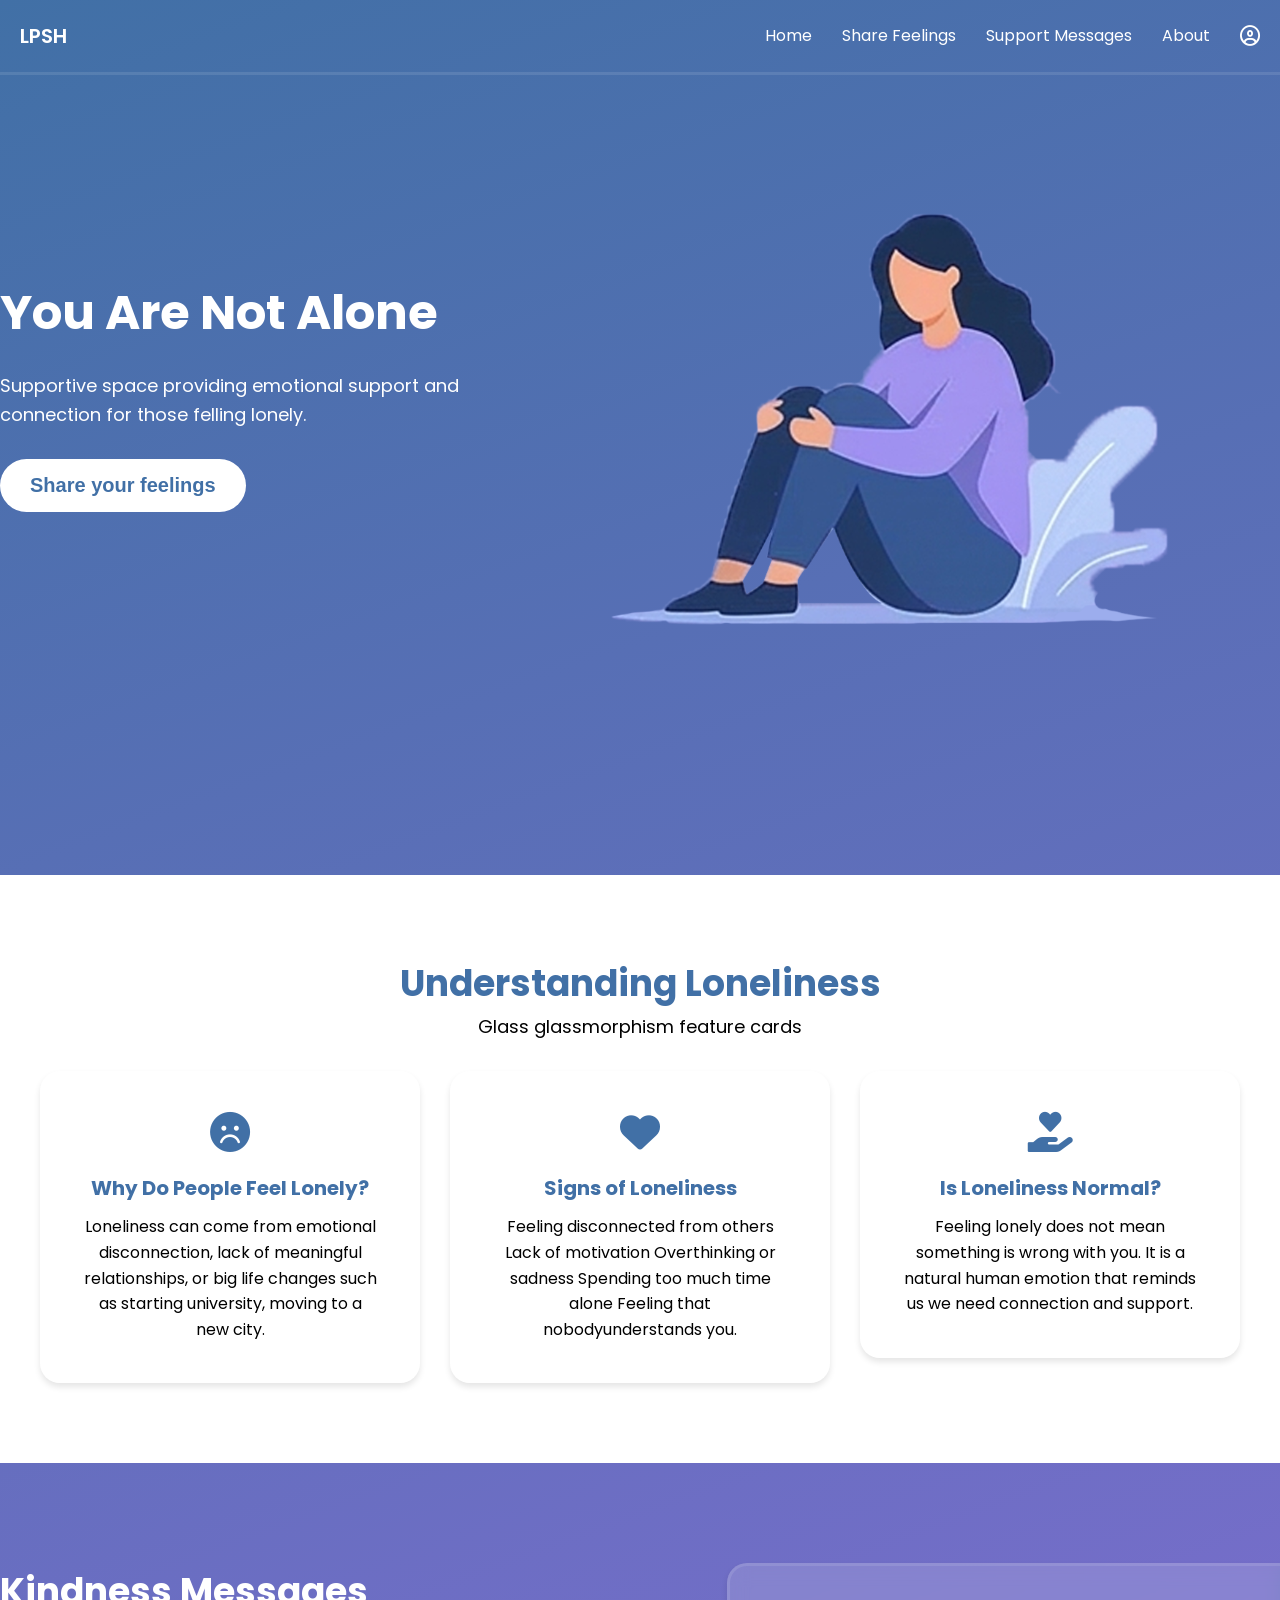
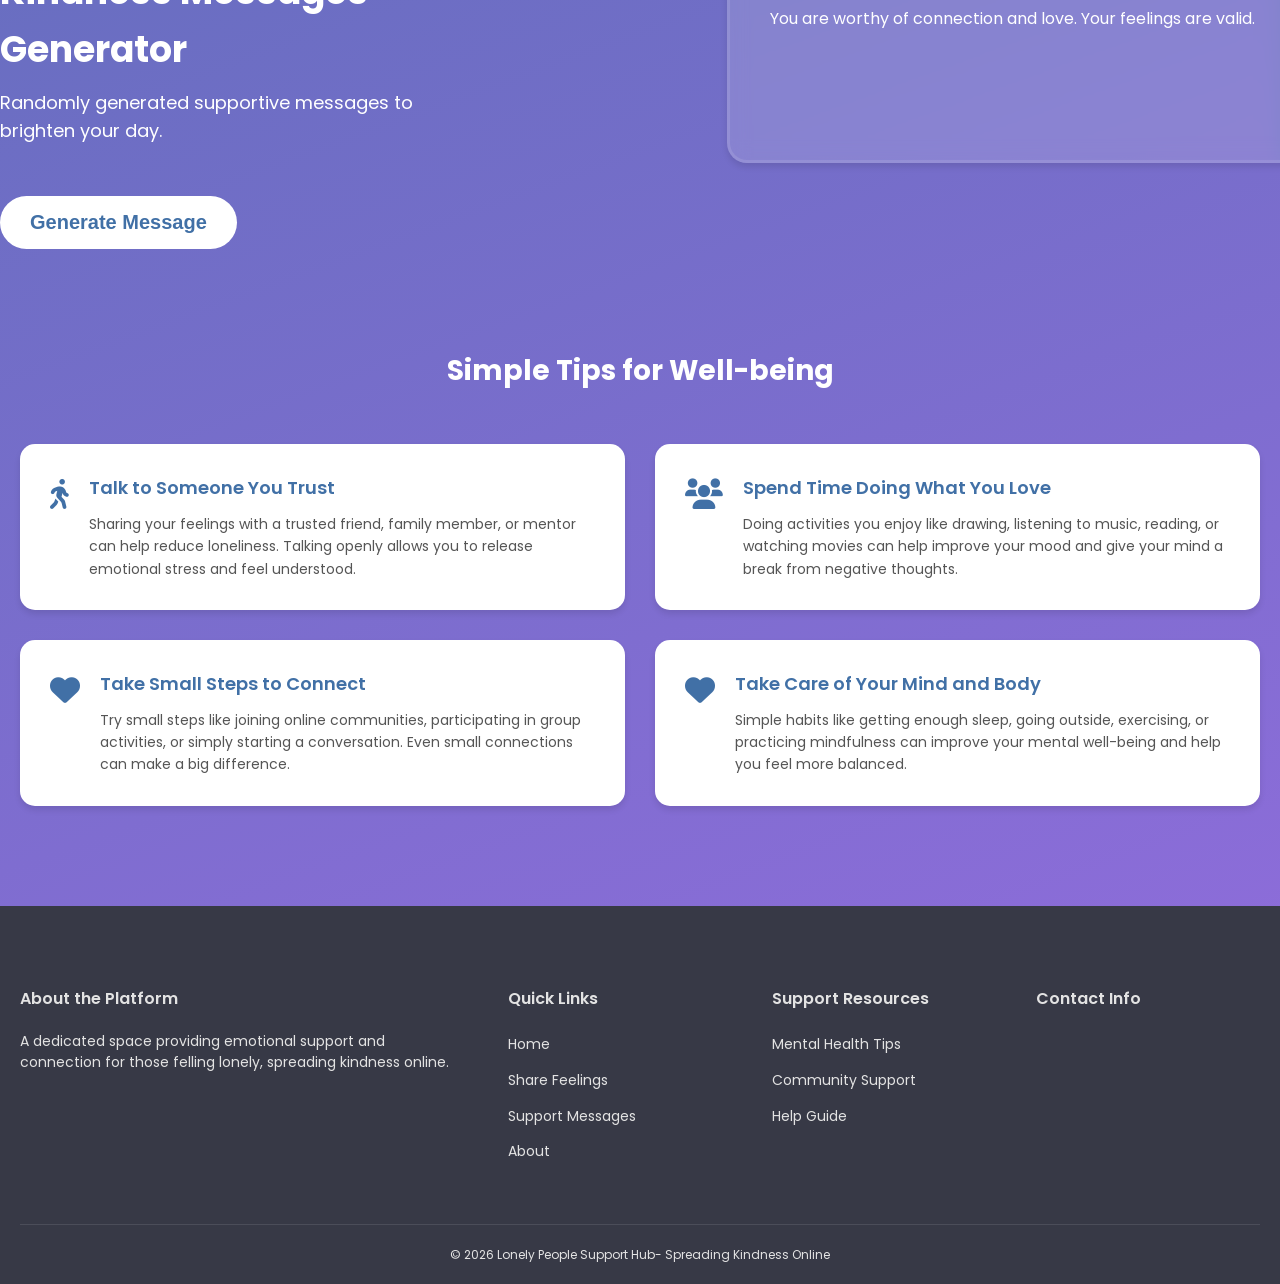
<file: index.html>
<!DOCTYPE html>
<html lang="en">
<head>
    <meta charset="UTF-8">
    <meta name="viewport" content="width=device-width, initial-scale=1.0">
    <title>LPSH</title>

    <link rel="preconnect" href="https://fonts.googleapis.com">
<link rel="preconnect" href="https://fonts.gstatic.com" crossorigin>
<link href="https://fonts.googleapis.com/css2?family=Inter:ital,opsz,wght@0,14..32,100..900;1,14..32,100..900&family=Oswald:wght@200..700&family=Plus+Jakarta+Sans:ital,wght@0,200..800;1,200..800&family=Poppins:ital,wght@0,100;0,200;0,300;0,400;0,500;0,600;0,700;0,800;0,900;1,100;1,200;1,300;1,400;1,500;1,600;1,700;1,800;1,900&family=Roboto:ital,wght@0,100..900;1,100..900&display=swap" rel="stylesheet">

<link rel="stylesheet" href="https://cdnjs.cloudflare.com/ajax/libs/font-awesome/6.0.0/css/all.min.css">

<link rel="stylesheet" href="style.css">


<body>

    <header>
         <div class="header-section">
                <div class="logo">
                    <span class="logo-text">LPSH</span>
                </div>
                <nav>
                    <ul>
                        <li><a href="index.html">Home</a></li>
                        <li><a href="share_feelings.html">Share Feelings</a></li>
                        <li><a href="support_messages.html">Support Messages</a></li>
                        <li><a href="about.html">About</a></li>
                        <li class="profile-icon"><a href="#"><i class="far fa-user-circle"></i></a></li>
                    </ul>
                </nav>
         </div>
    </header>  
    
    <section class="banner">
        <div class="bannenr-section">
            <div class="banner-content">
                    <div class="banner-text">
                        <h1>You Are Not Alone</h1>
                        <p>Supportive space providing emotional support and <br> connection for those felling lonely.</p>
                        <button class="btn-banner"> <a href="share_feelings.html">Share your feelings</a></button>
                    </div>
                    <div class="banner-image"></div>
            </div>
        </div>               
    </section>

    <section class="understanding">
         <div class="understanding-container">
            <div>
                <h2>Understanding Loneliness</h2>
                <p class="subtitle">Glass glassmorphism feature cards</p>
                <div class="Message">
                    <div class="Message-box">
                        <div class="info">
                            <i class="fas fa-frown card-icon"></i>
                            <h3>Why Do People Feel Lonely?</h3>
                            <p>Loneliness can come from emotional disconnection, lack of meaningful relationships, or big life changes such as starting university, moving to a new city.</p>
                        </div>
                    </div>
                    <div class="Message-box">
                        <div class="info">
                            <i class="fas fa-heart card-icon"></i>
                            <h3>Signs of Loneliness</h3>
                            <p>Feeling disconnected from others Lack of motivation Overthinking or sadness Spending too much time alone Feeling that nobodyunderstands you.</p>
                        </div>
                    </div>
                    <div class="Message-box">
                        <div class="info">
                            <i class="fas fa-hand-holding-heart card-icon"></i>
                            <h3>Is Loneliness Normal?</h3>
                            <p>Feeling lonely does not mean something is wrong with you. It is a natural human emotion that reminds us we need connection and support.</p>
                        </div>
                    </div>
                </div>
            </div>
        </div>
    </section>

    <section class="kidness">
        <div class="kidness-cintainer">   
                <div class="kidness-massage-generator">
                    <div>
                        <h2>Kindness Messages Generator</h2>
                        <p class="subtitle">Randomly generated supportive messages to brighten your day.</p>
                        <button class="btn-kidness"><a href="#">Generate Message</a></button>
                    </div>
                </div>
                <div class="kidness-massage-box">
                    <div class="Message-text">
                        You are worthy of connection and love. Your feelings are valid.
                    </div>
                </div>   
        </div>                 
    </section>

    <section class="Simple-Tips">
            <div class="Tips-container">
                <h2>Simple Tips for Well-being</h2>
                <div class="tips-grid">
                    <div class="tip-card">
                        <i class="fas fa-walking tip-icon"></i>
                        <div class="tip-content">
                            <h3>Talk to Someone You Trust</h3>
                            <p>Sharing your feelings with a trusted friend, family member, or mentor can help reduce loneliness. Talking openly allows you to release emotional stress and feel understood.</p>
                        </div>
                    </div>
                    <div class="tip-card">
                        <i class="fas fa-users tip-icon"></i>
                        <div class="tip-content">
                            <h3> Spend Time Doing What You Love</h3>
                            <p>Doing activities you enjoy like drawing, listening to music, reading, or watching movies can help improve your mood and give your mind a break from negative thoughts.</p>
                        </div>
                    </div>
                    <div class="tip-card">
                        <i class="fas fa-heart tip-icon"></i>
                        <div class="tip-content">
                            <h3>Take Small Steps to Connect</h3>
                            <p>Try small steps like joining online communities, participating in group activities, or simply starting a conversation. Even small connections can make a big difference.</p>
                        </div>
                    </div>
                     <div class="tip-card">
                        <i class="fas fa-heart tip-icon"></i>
                        <div class="tip-content">
                            <h3>Take Care of Your Mind and Body</h3>
                            <p>Simple habits like getting enough sleep, going outside, exercising, or practicing mindfulness can improve your mental well-being and help you feel more balanced.</p>
                        </div>
                    </div>
                </div>
            </div> 
 
    </section>

        <footer>
        <div class="footer-container">
            <div class="footer-sections">
                <div class="footer-col footer-about">
                    <h4>About the Platform</h4>
                    <p>A dedicated space providing emotional support and connection for those felling lonely, spreading kindness online.</p>
                </div>
                <div class="footer-col footer-links">
                    <h4>Quick Links</h4>
                    <ul>
                        <li><a href="#">Home</a></li>
                        <li><a href="#">Share Feelings</a></li>
                        <li><a href="#">Support Messages</a></li>
                        <li><a href="#">About</a></li>
                    </ul>
                </div>
                <div class="footer-col footer-resources">
                    <h4>Support Resources</h4>
                    <ul>
                        <li><a href="#">Mental Health Tips</a></li>
                        <li><a href="#">Community Support</a></li>
                        <li><a href="#">Help Guide</a></li>
                    </ul>
                </div>
                <div class="footer-col footer-contact">
                    <h4>Contact Info</h4>
                </div>
            </div>
            <div class="footer-bottom">
                <p>&copy; 2026 Lonely People Support Hub- Spreading Kindness Online</p>
            </div>
        </div>
    </footer>
    



</body>





</html>
</file>
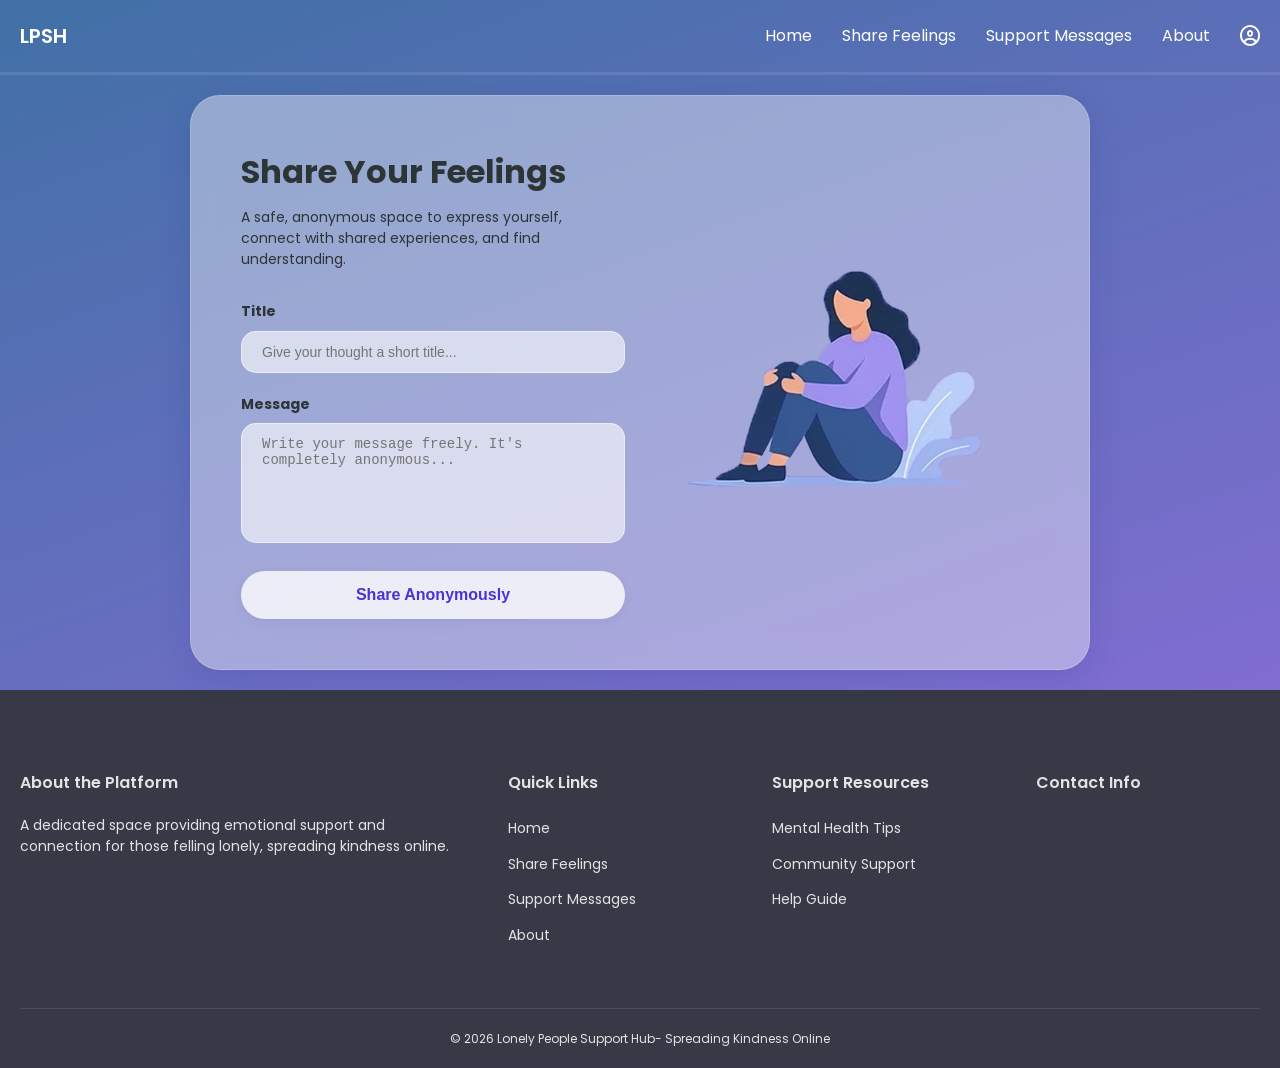
<file: share_feelings.html>
<!DOCTYPE html>
<html lang="en">
<head>
    <meta charset="UTF-8">
    <meta name="viewport" content="width=device-width, initial-scale=1.0">
    <title>Document</title>

    <link rel="preconnect" href="https://fonts.googleapis.com">
<link rel="preconnect" href="https://fonts.gstatic.com" crossorigin>
<link href="https://fonts.googleapis.com/css2?family=Inter:ital,opsz,wght@0,14..32,100..900;1,14..32,100..900&family=Oswald:wght@200..700&family=Plus+Jakarta+Sans:ital,wght@0,200..800;1,200..800&family=Poppins:ital,wght@0,100;0,200;0,300;0,400;0,500;0,600;0,700;0,800;0,900;1,100;1,200;1,300;1,400;1,500;1,600;1,700;1,800;1,900&family=Roboto:ital,wght@0,100..900;1,100..900&display=swap" rel="stylesheet">

<link rel="stylesheet" href="https://cdnjs.cloudflare.com/ajax/libs/font-awesome/6.0.0/css/all.min.css">

<link rel="stylesheet" href="style.css">


<body>

    <header>
         <div class="header-section">
                <div class="logo">
                    <span class="logo-text">LPSH</span>
                </div>
                <nav>
                    <ul>
                        <li><a href="index.html">Home</a></li>
                        <li><a href="share_feelings.html">Share Feelings</a></li>
                        <li><a href="support_messages.html">Support Messages</a></li>
                        <li><a href="#">About</a></li>
                        <li class="profile-icon"><a href="#"><i class="far fa-user-circle"></i></a></li>
                    </ul>
                </nav>
         </div>
    </header>  
    <div class="background">
        <div class="card">
            <div class="content">
                <h1>Share Your Feelings</h1>
                <p class="subtitle-from">A safe, anonymous space to express yourself, connect with shared experiences, and find understanding.</p>

                <form>
                    <div class="input-group">
                        <label>Title</label>
                        <input type="text" placeholder="Give your thought a short title...">
                    </div>

                    <div class="input-group">
                        <label>Message</label>
                        <textarea placeholder="Write your message freely. It's completely anonymous..."></textarea>
                    </div>

                    <button type="submit" class="share-btn">Share Anonymously</button>
                </form>
            </div>

            <div class="illustration">
                <img src="Images/Banner.png" alt="Girl writing">
            </div>
        </div>
    </div>

        <footer>
        <div class="footer-container">
            <div class="footer-sections">
                <div class="footer-col footer-about">
                    <h4>About the Platform</h4>
                    <p>A dedicated space providing emotional support and connection for those felling lonely, spreading kindness online.</p>
                </div>
                <div class="footer-col footer-links">
                    <h4>Quick Links</h4>
                    <ul>
                        <li><a href="#">Home</a></li>
                        <li><a href="#">Share Feelings</a></li>
                        <li><a href="#">Support Messages</a></li>
                        <li><a href="#">About</a></li>
                    </ul>
                </div>
                <div class="footer-col footer-resources">
                    <h4>Support Resources</h4>
                    <ul>
                        <li><a href="#">Mental Health Tips</a></li>
                        <li><a href="#">Community Support</a></li>
                        <li><a href="#">Help Guide</a></li>
                    </ul>
                </div>
                <div class="footer-col footer-contact">
                    <h4>Contact Info</h4>
                </div>
            </div>
            <div class="footer-bottom">
                <p>&copy; 2026 Lonely People Support Hub- Spreading Kindness Online</p>
            </div>
        </div>
    </footer>
    



</body>





</html>
</file>
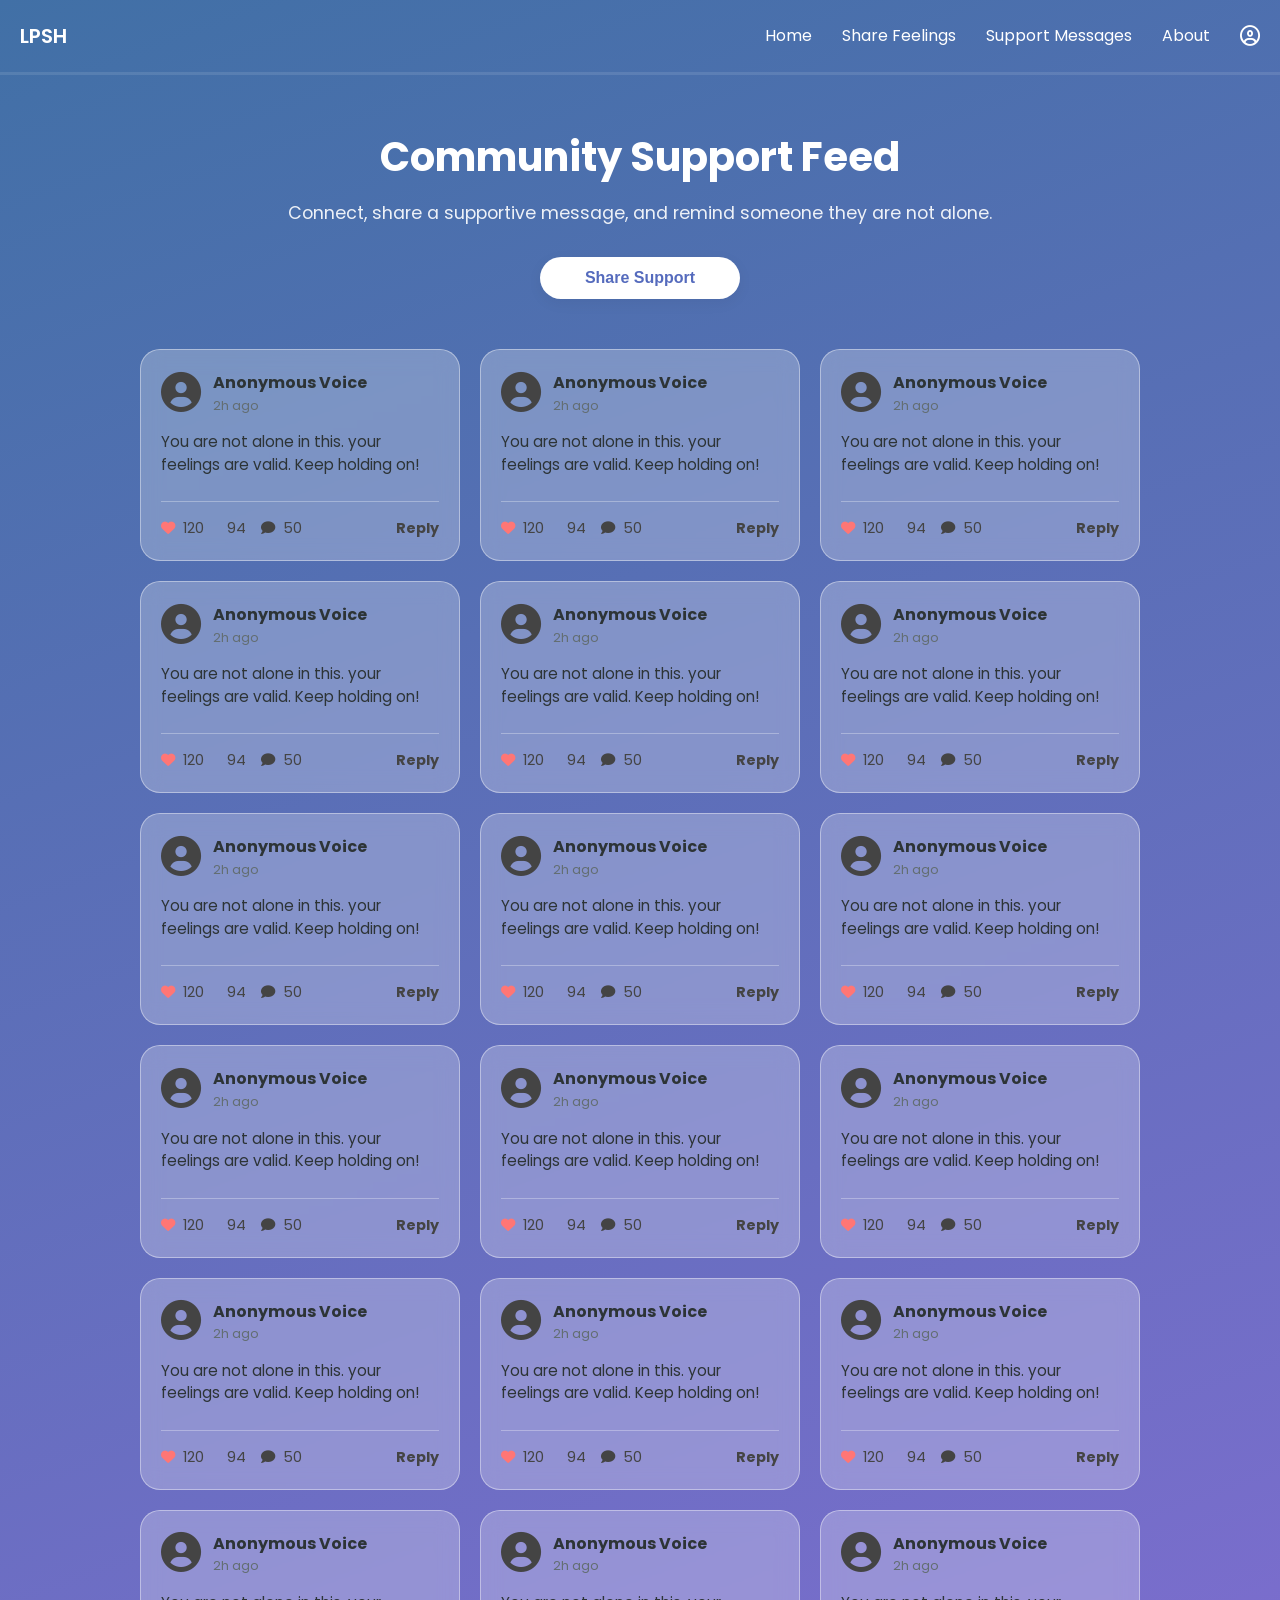
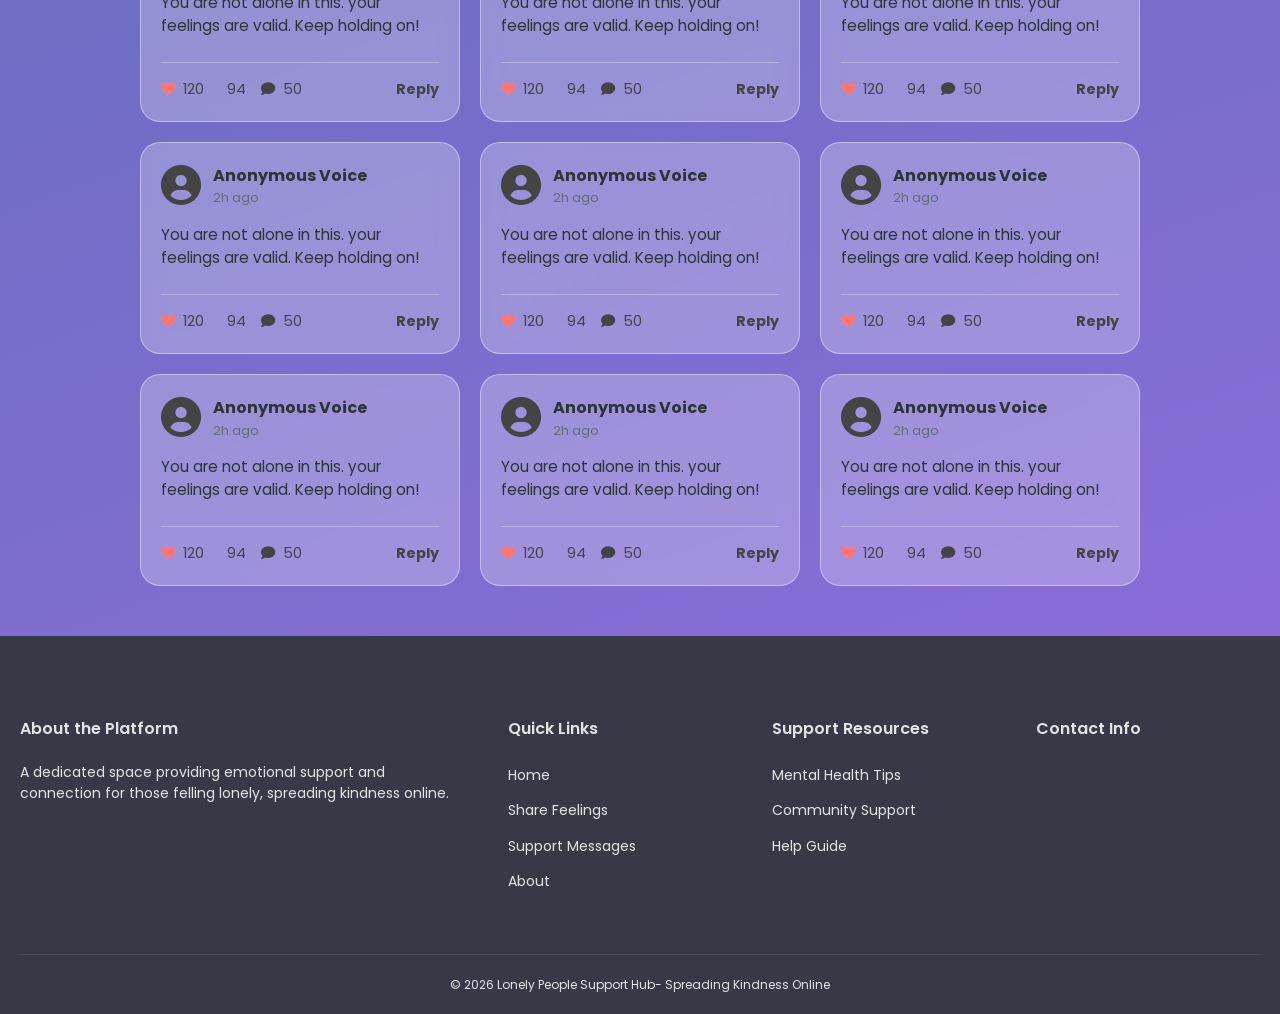
<file: support_messages.html>
<!DOCTYPE html>
<html lang="en">
<head>
    <meta charset="UTF-8">
    <meta name="viewport" content="width=device-width, initial-scale=1.0">
    <title>Document</title>

    <link rel="preconnect" href="https://fonts.googleapis.com">
<link rel="preconnect" href="https://fonts.gstatic.com" crossorigin>
<link href="https://fonts.googleapis.com/css2?family=Inter:ital,opsz,wght@0,14..32,100..900;1,14..32,100..900&family=Oswald:wght@200..700&family=Plus+Jakarta+Sans:ital,wght@0,200..800;1,200..800&family=Poppins:ital,wght@0,100;0,200;0,300;0,400;0,500;0,600;0,700;0,800;0,900;1,100;1,200;1,300;1,400;1,500;1,600;1,700;1,800;1,900&family=Roboto:ital,wght@0,100..900;1,100..900&display=swap" rel="stylesheet">

<link rel="stylesheet" href="https://cdnjs.cloudflare.com/ajax/libs/font-awesome/6.0.0/css/all.min.css">

<link rel="stylesheet" href="support_messages.css">


<body>

    <header>
         <div class="header-section">
                <div class="logo">
                    <span class="logo-text">LPSH</span>
                </div>
                <nav>
                    <ul>
                        <li><a href="index.html">Home</a></li>
                        <li><a href="share_feelings.html">Share Feelings</a></li>
                        <li><a href="support_messages.html">Support Messages</a></li>
                        <li><a href="#">About</a></li>
                        <li class="profile-icon"><a href="#"><i class="far fa-user-circle"></i></a></li>
                    </ul>
                </nav>
         </div>
    </header>  
    
    <section class="feed-section">
        <div class="header-content">
            <h1>Community Support Feed</h1>
            <p>Connect, share a supportive message, and remind someone they are not alone.</p>
            <button class="share-btn feed-main-btn">Share Support</button>
        </div>

        <div class="cards-container">
            <div class="glass-card">
                <div class="card-header">
                    <div class="user-icon">
                        <i class="fa-solid fa-circle-user"></i>
                    </div>
                    <div class="user-meta">
                        <span class="username">Anonymous Voice</span>
                        <span class="time">2h ago</span>
                    </div>
                </div>
                <p class="message">You are not alone in this. your feelings are valid. Keep holding on!</p>
                <div class="card-footer">
                    <div class="interactions">
                        <span><i class="fa-solid fa-heart pink"></i> 120</span>
                        <span><i class="fa-solid fa-hands-holding-heart"></i> 94</span>
                        <span><i class="fa-solid fa-comment"></i> 50</span>
                    </div>
                    <a href="#" class="reply-btn">Reply</a>
                </div>
            </div>

            <div class="glass-card">
                <div class="card-header">
                    <div class="user-icon">
                        <i class="fa-solid fa-circle-user"></i>
                    </div>
                    <div class="user-meta">
                        <span class="username">Anonymous Voice</span>
                        <span class="time">2h ago</span>
                    </div>
                </div>
                <p class="message">You are not alone in this. your feelings are valid. Keep holding on!</p>
                <div class="card-footer">
                    <div class="interactions">
                        <span><i class="fa-solid fa-heart pink"></i> 120</span>
                        <span><i class="fa-solid fa-hands-holding-heart"></i> 94</span>
                        <span><i class="fa-solid fa-comment"></i> 50</span>
                    </div>
                    <a href="#" class="reply-btn">Reply</a>
                </div>
            </div>

            <div class="glass-card">
                <div class="card-header">
                    <div class="user-icon">
                        <i class="fa-solid fa-circle-user"></i>
                    </div>
                    <div class="user-meta">
                        <span class="username">Anonymous Voice</span>
                        <span class="time">2h ago</span>
                    </div>
                </div>
                <p class="message">You are not alone in this. your feelings are valid. Keep holding on!</p>
                <div class="card-footer">
                    <div class="interactions">
                        <span><i class="fa-solid fa-heart pink"></i> 120</span>
                        <span><i class="fa-solid fa-hands-holding-heart"></i> 94</span>
                        <span><i class="fa-solid fa-comment"></i> 50</span>
                    </div>
                    <a href="#" class="reply-btn">Reply</a>
                </div>
            </div>
            <div class="glass-card">
                <div class="card-header">
                    <div class="user-icon">
                        <i class="fa-solid fa-circle-user"></i>
                    </div>
                    <div class="user-meta">
                        <span class="username">Anonymous Voice</span>
                        <span class="time">2h ago</span>
                    </div>
                </div>
                <p class="message">You are not alone in this. your feelings are valid. Keep holding on!</p>
                <div class="card-footer">
                    <div class="interactions">
                        <span><i class="fa-solid fa-heart pink"></i> 120</span>
                        <span><i class="fa-solid fa-hands-holding-heart"></i> 94</span>
                        <span><i class="fa-solid fa-comment"></i> 50</span>
                    </div>
                    <a href="#" class="reply-btn">Reply</a>
                </div>
            </div>

            <div class="glass-card">
                <div class="card-header">
                    <div class="user-icon">
                        <i class="fa-solid fa-circle-user"></i>
                    </div>
                    <div class="user-meta">
                        <span class="username">Anonymous Voice</span>
                        <span class="time">2h ago</span>
                    </div>
                </div>
                <p class="message">You are not alone in this. your feelings are valid. Keep holding on!</p>
                <div class="card-footer">
                    <div class="interactions">
                        <span><i class="fa-solid fa-heart pink"></i> 120</span>
                        <span><i class="fa-solid fa-hands-holding-heart"></i> 94</span>
                        <span><i class="fa-solid fa-comment"></i> 50</span>
                    </div>
                    <a href="#" class="reply-btn">Reply</a>
                </div>
            </div>

            <div class="glass-card">
                <div class="card-header">
                    <div class="user-icon">
                        <i class="fa-solid fa-circle-user"></i>
                    </div>
                    <div class="user-meta">
                        <span class="username">Anonymous Voice</span>
                        <span class="time">2h ago</span>
                    </div>
                </div>
                <p class="message">You are not alone in this. your feelings are valid. Keep holding on!</p>
                <div class="card-footer">
                    <div class="interactions">
                        <span><i class="fa-solid fa-heart pink"></i> 120</span>
                        <span><i class="fa-solid fa-hands-holding-heart"></i> 94</span>
                        <span><i class="fa-solid fa-comment"></i> 50</span>
                    </div>
                    <a href="#" class="reply-btn">Reply</a>
                </div>
            </div>
            <div class="glass-card">
                <div class="card-header">
                    <div class="user-icon">
                        <i class="fa-solid fa-circle-user"></i>
                    </div>
                    <div class="user-meta">
                        <span class="username">Anonymous Voice</span>
                        <span class="time">2h ago</span>
                    </div>
                </div>
                <p class="message">You are not alone in this. your feelings are valid. Keep holding on!</p>
                <div class="card-footer">
                    <div class="interactions">
                        <span><i class="fa-solid fa-heart pink"></i> 120</span>
                        <span><i class="fa-solid fa-hands-holding-heart"></i> 94</span>
                        <span><i class="fa-solid fa-comment"></i> 50</span>
                    </div>
                    <a href="#" class="reply-btn">Reply</a>
                </div>
            </div>

            <div class="glass-card">
                <div class="card-header">
                    <div class="user-icon">
                        <i class="fa-solid fa-circle-user"></i>
                    </div>
                    <div class="user-meta">
                        <span class="username">Anonymous Voice</span>
                        <span class="time">2h ago</span>
                    </div>
                </div>
                <p class="message">You are not alone in this. your feelings are valid. Keep holding on!</p>
                <div class="card-footer">
                    <div class="interactions">
                        <span><i class="fa-solid fa-heart pink"></i> 120</span>
                        <span><i class="fa-solid fa-hands-holding-heart"></i> 94</span>
                        <span><i class="fa-solid fa-comment"></i> 50</span>
                    </div>
                    <a href="#" class="reply-btn">Reply</a>
                </div>
            </div>

            <div class="glass-card">
                <div class="card-header">
                    <div class="user-icon">
                        <i class="fa-solid fa-circle-user"></i>
                    </div>
                    <div class="user-meta">
                        <span class="username">Anonymous Voice</span>
                        <span class="time">2h ago</span>
                    </div>
                </div>
                <p class="message">You are not alone in this. your feelings are valid. Keep holding on!</p>
                <div class="card-footer">
                    <div class="interactions">
                        <span><i class="fa-solid fa-heart pink"></i> 120</span>
                        <span><i class="fa-solid fa-hands-holding-heart"></i> 94</span>
                        <span><i class="fa-solid fa-comment"></i> 50</span>
                    </div>
                    <a href="#" class="reply-btn">Reply</a>
                </div>
            </div>
            <div class="glass-card">
                <div class="card-header">
                    <div class="user-icon">
                        <i class="fa-solid fa-circle-user"></i>
                    </div>
                    <div class="user-meta">
                        <span class="username">Anonymous Voice</span>
                        <span class="time">2h ago</span>
                    </div>
                </div>
                <p class="message">You are not alone in this. your feelings are valid. Keep holding on!</p>
                <div class="card-footer">
                    <div class="interactions">
                        <span><i class="fa-solid fa-heart pink"></i> 120</span>
                        <span><i class="fa-solid fa-hands-holding-heart"></i> 94</span>
                        <span><i class="fa-solid fa-comment"></i> 50</span>
                    </div>
                    <a href="#" class="reply-btn">Reply</a>
                </div>
            </div>

            <div class="glass-card">
                <div class="card-header">
                    <div class="user-icon">
                        <i class="fa-solid fa-circle-user"></i>
                    </div>
                    <div class="user-meta">
                        <span class="username">Anonymous Voice</span>
                        <span class="time">2h ago</span>
                    </div>
                </div>
                <p class="message">You are not alone in this. your feelings are valid. Keep holding on!</p>
                <div class="card-footer">
                    <div class="interactions">
                        <span><i class="fa-solid fa-heart pink"></i> 120</span>
                        <span><i class="fa-solid fa-hands-holding-heart"></i> 94</span>
                        <span><i class="fa-solid fa-comment"></i> 50</span>
                    </div>
                    <a href="#" class="reply-btn">Reply</a>
                </div>
            </div>

            <div class="glass-card">
                <div class="card-header">
                    <div class="user-icon">
                        <i class="fa-solid fa-circle-user"></i>
                    </div>
                    <div class="user-meta">
                        <span class="username">Anonymous Voice</span>
                        <span class="time">2h ago</span>
                    </div>
                </div>
                <p class="message">You are not alone in this. your feelings are valid. Keep holding on!</p>
                <div class="card-footer">
                    <div class="interactions">
                        <span><i class="fa-solid fa-heart pink"></i> 120</span>
                        <span><i class="fa-solid fa-hands-holding-heart"></i> 94</span>
                        <span><i class="fa-solid fa-comment"></i> 50</span>
                    </div>
                    <a href="#" class="reply-btn">Reply</a>
                </div>
            </div>
            <div class="glass-card">
                <div class="card-header">
                    <div class="user-icon">
                        <i class="fa-solid fa-circle-user"></i>
                    </div>
                    <div class="user-meta">
                        <span class="username">Anonymous Voice</span>
                        <span class="time">2h ago</span>
                    </div>
                </div>
                <p class="message">You are not alone in this. your feelings are valid. Keep holding on!</p>
                <div class="card-footer">
                    <div class="interactions">
                        <span><i class="fa-solid fa-heart pink"></i> 120</span>
                        <span><i class="fa-solid fa-hands-holding-heart"></i> 94</span>
                        <span><i class="fa-solid fa-comment"></i> 50</span>
                    </div>
                    <a href="#" class="reply-btn">Reply</a>
                </div>
            </div>

            <div class="glass-card">
                <div class="card-header">
                    <div class="user-icon">
                        <i class="fa-solid fa-circle-user"></i>
                    </div>
                    <div class="user-meta">
                        <span class="username">Anonymous Voice</span>
                        <span class="time">2h ago</span>
                    </div>
                </div>
                <p class="message">You are not alone in this. your feelings are valid. Keep holding on!</p>
                <div class="card-footer">
                    <div class="interactions">
                        <span><i class="fa-solid fa-heart pink"></i> 120</span>
                        <span><i class="fa-solid fa-hands-holding-heart"></i> 94</span>
                        <span><i class="fa-solid fa-comment"></i> 50</span>
                    </div>
                    <a href="#" class="reply-btn">Reply</a>
                </div>
            </div>

            <div class="glass-card">
                <div class="card-header">
                    <div class="user-icon">
                        <i class="fa-solid fa-circle-user"></i>
                    </div>
                    <div class="user-meta">
                        <span class="username">Anonymous Voice</span>
                        <span class="time">2h ago</span>
                    </div>
                </div>
                <p class="message">You are not alone in this. your feelings are valid. Keep holding on!</p>
                <div class="card-footer">
                    <div class="interactions">
                        <span><i class="fa-solid fa-heart pink"></i> 120</span>
                        <span><i class="fa-solid fa-hands-holding-heart"></i> 94</span>
                        <span><i class="fa-solid fa-comment"></i> 50</span>
                    </div>
                    <a href="#" class="reply-btn">Reply</a>
                </div>
            </div>
            <div class="glass-card">
                <div class="card-header">
                    <div class="user-icon">
                        <i class="fa-solid fa-circle-user"></i>
                    </div>
                    <div class="user-meta">
                        <span class="username">Anonymous Voice</span>
                        <span class="time">2h ago</span>
                    </div>
                </div>
                <p class="message">You are not alone in this. your feelings are valid. Keep holding on!</p>
                <div class="card-footer">
                    <div class="interactions">
                        <span><i class="fa-solid fa-heart pink"></i> 120</span>
                        <span><i class="fa-solid fa-hands-holding-heart"></i> 94</span>
                        <span><i class="fa-solid fa-comment"></i> 50</span>
                    </div>
                    <a href="#" class="reply-btn">Reply</a>
                </div>
            </div>

            <div class="glass-card">
                <div class="card-header">
                    <div class="user-icon">
                        <i class="fa-solid fa-circle-user"></i>
                    </div>
                    <div class="user-meta">
                        <span class="username">Anonymous Voice</span>
                        <span class="time">2h ago</span>
                    </div>
                </div>
                <p class="message">You are not alone in this. your feelings are valid. Keep holding on!</p>
                <div class="card-footer">
                    <div class="interactions">
                        <span><i class="fa-solid fa-heart pink"></i> 120</span>
                        <span><i class="fa-solid fa-hands-holding-heart"></i> 94</span>
                        <span><i class="fa-solid fa-comment"></i> 50</span>
                    </div>
                    <a href="#" class="reply-btn">Reply</a>
                </div>
            </div>

            <div class="glass-card">
                <div class="card-header">
                    <div class="user-icon">
                        <i class="fa-solid fa-circle-user"></i>
                    </div>
                    <div class="user-meta">
                        <span class="username">Anonymous Voice</span>
                        <span class="time">2h ago</span>
                    </div>
                </div>
                <p class="message">You are not alone in this. your feelings are valid. Keep holding on!</p>
                <div class="card-footer">
                    <div class="interactions">
                        <span><i class="fa-solid fa-heart pink"></i> 120</span>
                        <span><i class="fa-solid fa-hands-holding-heart"></i> 94</span>
                        <span><i class="fa-solid fa-comment"></i> 50</span>
                    </div>
                    <a href="#" class="reply-btn">Reply</a>
                </div>
            </div>
            <div class="glass-card">
                <div class="card-header">
                    <div class="user-icon">
                        <i class="fa-solid fa-circle-user"></i>
                    </div>
                    <div class="user-meta">
                        <span class="username">Anonymous Voice</span>
                        <span class="time">2h ago</span>
                    </div>
                </div>
                <p class="message">You are not alone in this. your feelings are valid. Keep holding on!</p>
                <div class="card-footer">
                    <div class="interactions">
                        <span><i class="fa-solid fa-heart pink"></i> 120</span>
                        <span><i class="fa-solid fa-hands-holding-heart"></i> 94</span>
                        <span><i class="fa-solid fa-comment"></i> 50</span>
                    </div>
                    <a href="#" class="reply-btn">Reply</a>
                </div>
            </div>

            <div class="glass-card">
                <div class="card-header">
                    <div class="user-icon">
                        <i class="fa-solid fa-circle-user"></i>
                    </div>
                    <div class="user-meta">
                        <span class="username">Anonymous Voice</span>
                        <span class="time">2h ago</span>
                    </div>
                </div>
                <p class="message">You are not alone in this. your feelings are valid. Keep holding on!</p>
                <div class="card-footer">
                    <div class="interactions">
                        <span><i class="fa-solid fa-heart pink"></i> 120</span>
                        <span><i class="fa-solid fa-hands-holding-heart"></i> 94</span>
                        <span><i class="fa-solid fa-comment"></i> 50</span>
                    </div>
                    <a href="#" class="reply-btn">Reply</a>
                </div>
            </div>

            <div class="glass-card">
                <div class="card-header">
                    <div class="user-icon">
                        <i class="fa-solid fa-circle-user"></i>
                    </div>
                    <div class="user-meta">
                        <span class="username">Anonymous Voice</span>
                        <span class="time">2h ago</span>
                    </div>
                </div>
                <p class="message">You are not alone in this. your feelings are valid. Keep holding on!</p>
                <div class="card-footer">
                    <div class="interactions">
                        <span><i class="fa-solid fa-heart pink"></i> 120</span>
                        <span><i class="fa-solid fa-hands-holding-heart"></i> 94</span>
                        <span><i class="fa-solid fa-comment"></i> 50</span>
                    </div>
                    <a href="#" class="reply-btn">Reply</a>
                </div>
            </div>
            <div class="glass-card">
                <div class="card-header">
                    <div class="user-icon">
                        <i class="fa-solid fa-circle-user"></i>
                    </div>
                    <div class="user-meta">
                        <span class="username">Anonymous Voice</span>
                        <span class="time">2h ago</span>
                    </div>
                </div>
                <p class="message">You are not alone in this. your feelings are valid. Keep holding on!</p>
                <div class="card-footer">
                    <div class="interactions">
                        <span><i class="fa-solid fa-heart pink"></i> 120</span>
                        <span><i class="fa-solid fa-hands-holding-heart"></i> 94</span>
                        <span><i class="fa-solid fa-comment"></i> 50</span>
                    </div>
                    <a href="#" class="reply-btn">Reply</a>
                </div>
            </div>

            <div class="glass-card">
                <div class="card-header">
                    <div class="user-icon">
                        <i class="fa-solid fa-circle-user"></i>
                    </div>
                    <div class="user-meta">
                        <span class="username">Anonymous Voice</span>
                        <span class="time">2h ago</span>
                    </div>
                </div>
                <p class="message">You are not alone in this. your feelings are valid. Keep holding on!</p>
                <div class="card-footer">
                    <div class="interactions">
                        <span><i class="fa-solid fa-heart pink"></i> 120</span>
                        <span><i class="fa-solid fa-hands-holding-heart"></i> 94</span>
                        <span><i class="fa-solid fa-comment"></i> 50</span>
                    </div>
                    <a href="#" class="reply-btn">Reply</a>
                </div>
            </div>

            <div class="glass-card">
                <div class="card-header">
                    <div class="user-icon">
                        <i class="fa-solid fa-circle-user"></i>
                    </div>
                    <div class="user-meta">
                        <span class="username">Anonymous Voice</span>
                        <span class="time">2h ago</span>
                    </div>
                </div>
                <p class="message">You are not alone in this. your feelings are valid. Keep holding on!</p>
                <div class="card-footer">
                    <div class="interactions">
                        <span><i class="fa-solid fa-heart pink"></i> 120</span>
                        <span><i class="fa-solid fa-hands-holding-heart"></i> 94</span>
                        <span><i class="fa-solid fa-comment"></i> 50</span>
                    </div>
                    <a href="#" class="reply-btn">Reply</a>
                </div>
            </div>
        </div>
    </section>




        <footer>
        <div class="footer-container">
            <div class="footer-sections">
                <div class="footer-col footer-about">
                    <h4>About the Platform</h4>
                    <p>A dedicated space providing emotional support and connection for those felling lonely, spreading kindness online.</p>
                </div>
                <div class="footer-col footer-links">
                    <h4>Quick Links</h4>
                    <ul>
                        <li><a href="#">Home</a></li>
                        <li><a href="#">Share Feelings</a></li>
                        <li><a href="#">Support Messages</a></li>
                        <li><a href="#">About</a></li>
                    </ul>
                </div>
                <div class="footer-col footer-resources">
                    <h4>Support Resources</h4>
                    <ul>
                        <li><a href="#">Mental Health Tips</a></li>
                        <li><a href="#">Community Support</a></li>
                        <li><a href="#">Help Guide</a></li>
                    </ul>
                </div>
                <div class="footer-col footer-contact">
                    <h4>Contact Info</h4>
                </div>
            </div>
            <div class="footer-bottom">
                <p>&copy; 2026 Lonely People Support Hub- Spreading Kindness Online</p>
            </div>
        </div>
    </footer>
    



</body>





</html>
</file>
<file: style.css>
* {
    box-sizing: border-box;
    margin: 0;
    padding: 0;
}



/* .roboto-<uniquifier> {
  font-family: "Roboto", sans-serif;
  font-optical-sizing: auto;
  font-weight: <weight>;
  font-style: normal;
  font-variation-settings:
    "wdth" 100;
} */


body {
    font-family: 'Poppins', sans-serif;
    color: #ffffff;
    line-height: 1.6;
    background: linear-gradient(to bottom, var(--bg-color-top) 0%, var(--bg-color-mid) 60%, var(--bg-color-bottom) 100%);
    position: relative;
    background: linear-gradient(160deg, #4170A6, #956CDF);
    min-height: 100vh;
    margin: 0;
}

header {
    background-color: transparent;
    padding: 20px 0;
    border-bottom: 3px solid rgba(255, 255, 255, 0.1);
}

.header-section {
    max-width: 1440px;
    margin: 0 auto;
    display: flex;
    justify-content: space-between;
    align-items: center;
    padding: 0 20px;
}

a { text-decoration: none;
    color: inherit;
}

ul {
    list-style: none;
}

.logo {
    display: flex;
    align-items: center;
    gap: 10px;
    font-size: 24px;
}
.logo-text {
    font-weight: 600;
    font-size: 20px;

}
nav ul {
    display: flex;
    align-items: center;
}

nav ul li {
    margin-left: 30px;
    font-size: 16px;
}
nav a {
    color: #ffffff;
    transition: color 0.3s ease;
}
header a:hover {
    color: #ffcc00;
}
.profile-icon {
    font-size: 20px;
    color: #ffffff;
    transition: color 0.3s ease;
}

.bannenr-section {
    max-width: 1440px;
    padding: 100px 0;
    margin: 0 auto;
    
}
.banner-content {
    display: flex;
    text-align: left;
    width: 100%;
}
.banner-text {
    padding-top: 100px;
    width: 600px;
    

}

.banner-text h1 {
    font-size: 48px;
    margin-bottom: 20px;
    color: #ffffff;
}
.banner-text p {
    font-size: 18px;
    color: #ffffff;
    
}
.btn-banner {
    padding: 15px 30px;
    background-color: #ffffff;
    color: #4170A6;
    border: none;
    border-radius: 30px;
    font-weight: 600;
    margin-top: 30px;
    font-size: 20px;
}
.banner-image {
    background-image: url(Images/Banner.png);
    background-size: cover;
    background-position: center;
    width: 800px;
    height: 500px;
}




.understanding {
    background-color: rgb(255, 255, 255);
    padding: 80px 20px;
    margin: 100px 0;
    color: black;
}

.understanding-container {
    max-width: 1440px;
    margin: 0 auto;
    text-align: center;
    padding: 0 20px;
    
}

.understanding h2 {
    font-size: 36px;
    padding: center;
    color: #4170A6;
}
.subtitle {
    font-size: 18px;
    margin-bottom: 30px;

}
.Message {
    display: grid;
    grid-template-columns: repeat(3, 1fr);
    gap: 30px;
}

.info {
    background: rgba(255, 255, 255, 0.15);
    backdrop-filter: blur(10px);
    border-radius: 20px;
    padding: 40px;
    border: 1px solid rgba(255, 255, 255, 0.1);
    box-shadow: 0 4px 6px rgba(0, 0, 0, 0.1);
    color: var(--text-dark);
}

.card-icon {
    font-size: 40px;
    color: #4170A6;
    margin-bottom: 20px;
}
.info h3 {
    font-size: 20px;
    margin-bottom: 10px;
    color: #4170A6;
}
.kidness {
    width: 1440px;
    margin: 0 auto;
}
.kidness-cintainer {
    display: flex;
    
}
.kidness-massage-generator {
    width: 30%;
    
}
.kidness-massage-generator h2 {
    font-size: 36px;
    color: #ffffff;
    margin-bottom: 10px;
}
.kidness-massage-generator .subtitle {
    font-size: 18px;
    margin-bottom: 20px;
}

.btn-kidness {
    padding: 15px 30px;
    background-color: #ffffff;
    color: #4170A6;
    border: none;
    border-radius: 30px;
    font-weight: 600;
    margin-top: 30px;
    font-size: 20px;
}
.kidness-massage-box {
    width: 50%;
    height: 200px;
    background: rgba(255, 255, 255, 0.15);
    backdrop-filter: blur(10px);
    border-radius: 20px;
    padding: 40px;
    border: 3px solid rgba(255, 255, 255, 0.1);
    box-shadow: 0 4px 6px rgba(0, 0, 0, 0.1);
    margin-left: 300px;
   
}
.Simple-Tips {
     padding: 100px 0;
    
    
}
.Tips-container {
    max-width: 1440px;
    margin: 0 auto;
    padding: 0 20px;
}
.Tips-container h2 {
   font-size: 28px;
    text-align: center;
    margin-bottom: 50px;
}
.tips-grid {
    display: grid;
    grid-template-columns: repeat(2, 1fr);
    gap: 30px;
    
}

.tip-card {
    background-color: #ffffff;
    border-radius: 15px;
    padding: 30px;
    display: flex;
    align-items: flex-start;
    gap: 20px;
    box-shadow: 0 4px 6px rgba(0, 0, 0, 0.1);
}
.tip-icon {
    font-size: 30px;
    color: #4170A6;
    margin-top: 5px;
}

.tip-content h3 {
    font-size: 18px;
    margin-bottom: 10px;
    font-weight: 600;
    color: #4170A6;
}

.tip-content p {
    font-size: 14px;
    color: #555;
}


footer {
    background-color: #373946;
    padding: 80px 0 20px;
    color: #E3E3E3;
}

.footer-container {
    max-width: 1440px;
    margin: 0 auto;
    padding: 0 20px;
}

.footer-sections {
    display: grid;
    grid-template-columns: 2fr 1fr 1fr 1fr;
    gap: 40px;
    margin-bottom: 50px;
}

.footer-col h4 {
    font-size: 16px;
    margin-bottom: 20px;
    font-weight: 600;
}

.footer-col p {
    font-size: 14px;
    color: var(--text-grey);
    line-height: 1.5;
}

.footer-col ul li {
    margin-bottom: 10px;
}

.footer-col ul a {
    font-size: 14px;
    color: var(--text-grey);
}

.footer-bottom {
    text-align: center;
    border-top: 1px solid rgba(255, 255, 255, 0.1);
    padding-top: 20px;
    font-size: 12px;
    color: var(--text-grey);
}




/* Share Feelings page */

.background {
    width: 100%;
    height: 100%;
    display: flex;
    align-items: center;
    justify-content: center;
    padding: 20px;
}

.card {
    background: rgba(255, 255, 255, 0.4);
    backdrop-filter: blur(15px);
    border-radius: 30px;
    padding: 50px;
    width: 100%;
    max-width: 900px;
    display: flex;
    align-items: center;
    gap: 30px;
    box-shadow: 0 8px 32px 0 rgba(31, 38, 135, 0.15);
    border: 1px solid rgba(255, 255, 255, 0.18);
}

.content {
    flex: 1;
}

h1 {
    color: #2d3436;
    font-size: 32px;
    margin-bottom: 10px;
}

.subtitle-from {
    color: #2d3436;
    font-size: 14px;
    margin-bottom: 30px;
    line-height: 1.5;
}

.input-group {
    margin-bottom: 20px;
}

label {
    display: block;
    font-weight: bold;
    color: #2d3436;
    margin-bottom: 8px;
    font-size: 14px;
}

input, textarea {
    width: 100%;
    padding: 12px 20px;
    border-radius: 15px;
    border: 1px solid rgba(255, 255, 255, 0.5);
    background: rgba(255, 255, 255, 0.6);
    outline: none;
    font-size: 14px;
    color: #2d3436;
}

textarea {
    height: 120px;
    resize: none;
}


.share-btn {
    width: 100%;
    padding: 15px;
    border-radius: 25px;
    border: none;
    background: rgba(255, 255, 255, 0.8);
    color: #4834d4;
    font-size: 16px;
    font-weight: bold;
    cursor: pointer;
    transition: 0.3s;
    box-shadow: 0 4px 15px rgba(0,0,0,0.05);
}

.share-btn:hover {
    background: #fff;
    transform: translateY(-2px);
}


.illustration {
    flex: 1;
    display: flex;
    justify-content: center;
}

.illustration img {
    max-width: 100%;
    height: auto;
}


@media (max-width: 768px) {
    .card {
        flex-direction: column-reverse;
        padding: 30px;
        text-align: center;
    }
    .illustration img {
        width: 200px;
    }
}
</file>
<file: support_messages.css>
* {
    box-sizing: border-box;
    margin: 0;
    padding: 0;
}



/* .roboto-<uniquifier> {
  font-family: "Roboto", sans-serif;
  font-optical-sizing: auto;
  font-weight: <weight>;
  font-style: normal;
  font-variation-settings:
    "wdth" 100;
} */


body {
    font-family: 'Poppins', sans-serif;
    color: #ffffff;
    line-height: 1.6;
    background: linear-gradient(to bottom, var(--bg-color-top) 0%, var(--bg-color-mid) 60%, var(--bg-color-bottom) 100%);
    position: relative;
    background: linear-gradient(160deg, #4170A6, #956CDF);
    min-height: 100vh;
    margin: 0;
}

header {
    background-color: transparent;
    padding: 20px 0;
    border-bottom: 3px solid rgba(255, 255, 255, 0.1);
}

.header-section {
    max-width: 1440px;
    margin: 0 auto;
    display: flex;
    justify-content: space-between;
    align-items: center;
    padding: 0 20px;
}

a { text-decoration: none;
    color: inherit;
}

ul {
    list-style: none;
}

.logo {
    display: flex;
    align-items: center;
    gap: 10px;
    font-size: 24px;
}
.logo-text {
    font-weight: 600;
    font-size: 20px;

}
nav ul {
    display: flex;
    align-items: center;
}

nav ul li {
    margin-left: 30px;
    font-size: 16px;
}
nav a {
    color: #ffffff;
    transition: color 0.3s ease;
}
header a:hover {
    color: #ffcc00;
}
.profile-icon {
    font-size: 20px;
    color: #ffffff;
    transition: color 0.3s ease;
}






.feed-section {
    max-width: 1200px;
    margin: 50px auto; 
    padding: 0 20px;
    text-align: center;
}


.header-content h1 {
    color: white;
    font-size: 2.5rem;
    margin-bottom: 10px;
}

.header-content p {
    color: rgba(255, 255, 255, 0.9);
    margin-bottom: 30px;
    font-size: 1.1rem;
}

.share-btn.feed-main-btn {
    width: 200px;
    background: white;
    color: #556bbd;
    padding: 12px 30px;
    border: none;
    border-radius: 50px;
    font-weight: bold;
    font-size: 1rem;
    cursor: pointer;
    margin-bottom: 50px;
    transition: 0.3s;
}

.share-btn:hover {
    transform: scale(1.05);
    box-shadow: 0 5px 15px rgba(0,0,0,0.1);
}

.cards-container {
    display: flex;
    gap: 20px;
    justify-content: center;
    flex-wrap: wrap;
}

.glass-card {
    background: rgba(255, 255, 255, 0.25);
    backdrop-filter: blur(10px);
    border: 1px solid rgba(255, 255, 255, 0.4);
    border-radius: 20px;
    width: 320px;
    padding: 20px;
    text-align: left;
    color: #2d3436;
    transition: 0.3s;
}

.glass-card:hover {
    background: rgba(255, 255, 255, 0.35);
}


.card-header {
    display: flex;
    align-items: center;
    gap: 12px;
    margin-bottom: 15px;
}

.user-icon i {
    font-size: 40px;
    color: #444;
}

.user-meta {
    display: flex;
    flex-direction: column;
}

.username {
    font-weight: bold;
    font-size: 1rem;
}

.time {
    font-size: 0.8rem;
    color: #636e72;
}

.message {
    font-size: 0.95rem;
    line-height: 1.5;
    margin-bottom: 20px;
    min-height: 50px;
}

.card-footer {
    border-top: 1px solid rgba(255, 255, 255, 0.3);
    padding-top: 15px;
    display: flex;
    justify-content: space-between;
    align-items: center;
}

.interactions {
    display: flex;
    gap: 15px;
    font-size: 0.9rem;
    color: #444;
}

.interactions i {
    margin-right: 4px;
}

.pink { color: #ff7675; }

.reply-btn {
    text-decoration: none;
    color: #444;
    font-size: 0.9rem;
    font-weight: bold;
}



















footer {
    background-color: #373946;
    padding: 80px 0 20px;
    color: #E3E3E3;
}

.footer-container {
    max-width: 1440px;
    margin: 0 auto;
    padding: 0 20px;
}

.footer-sections {
    display: grid;
    grid-template-columns: 2fr 1fr 1fr 1fr;
    gap: 40px;
    margin-bottom: 50px;
}

.footer-col h4 {
    font-size: 16px;
    margin-bottom: 20px;
    font-weight: 600;
}

.footer-col p {
    font-size: 14px;
    color: var(--text-grey);
    line-height: 1.5;
}

.footer-col ul li {
    margin-bottom: 10px;
}

.footer-col ul a {
    font-size: 14px;
    color: var(--text-grey);
}

.footer-bottom {
    text-align: center;
    border-top: 1px solid rgba(255, 255, 255, 0.1);
    padding-top: 20px;
    font-size: 12px;
    color: var(--text-grey);
}




/* Share Feelings page */

.background {
    width: 100%;
    height: 100%;
    display: flex;
    align-items: center;
    justify-content: center;
    padding: 20px;
}

.card {
    background: rgba(255, 255, 255, 0.4);
    backdrop-filter: blur(15px);
    border-radius: 30px;
    padding: 50px;
    width: 100%;
    max-width: 900px;
    display: flex;
    align-items: center;
    gap: 30px;
    box-shadow: 0 8px 32px 0 rgba(31, 38, 135, 0.15);
    border: 1px solid rgba(255, 255, 255, 0.18);
}

.content {
    flex: 1;
}

h1 {
    color: #2d3436;
    font-size: 32px;
    margin-bottom: 10px;
}

.subtitle-from {
    color: #2d3436;
    font-size: 14px;
    margin-bottom: 30px;
    line-height: 1.5;
}

.input-group {
    margin-bottom: 20px;
}

label {
    display: block;
    font-weight: bold;
    color: #2d3436;
    margin-bottom: 8px;
    font-size: 14px;
}

input, textarea {
    width: 100%;
    padding: 12px 20px;
    border-radius: 15px;
    border: 1px solid rgba(255, 255, 255, 0.5);
    background: rgba(255, 255, 255, 0.6);
    outline: none;
    font-size: 14px;
    color: #2d3436;
}

textarea {
    height: 120px;
    resize: none;
}


.share-btn {
    width: 100%;
    padding: 15px;
    border-radius: 25px;
    border: none;
    background: rgba(255, 255, 255, 0.8);
    color: #4834d4;
    font-size: 16px;
    font-weight: bold;
    cursor: pointer;
    transition: 0.3s;
    box-shadow: 0 4px 15px rgba(0,0,0,0.05);
}

.share-btn:hover {
    background: #fff;
    transform: translateY(-2px);
}


.illustration {
    flex: 1;
    display: flex;
    justify-content: center;
}

.illustration img {
    max-width: 100%;
    height: auto;
}


@media (max-width: 768px) {
    .card {
        flex-direction: column-reverse;
        padding: 30px;
        text-align: center;
    }
    .illustration img {
        width: 200px;
    }
}
</file>
